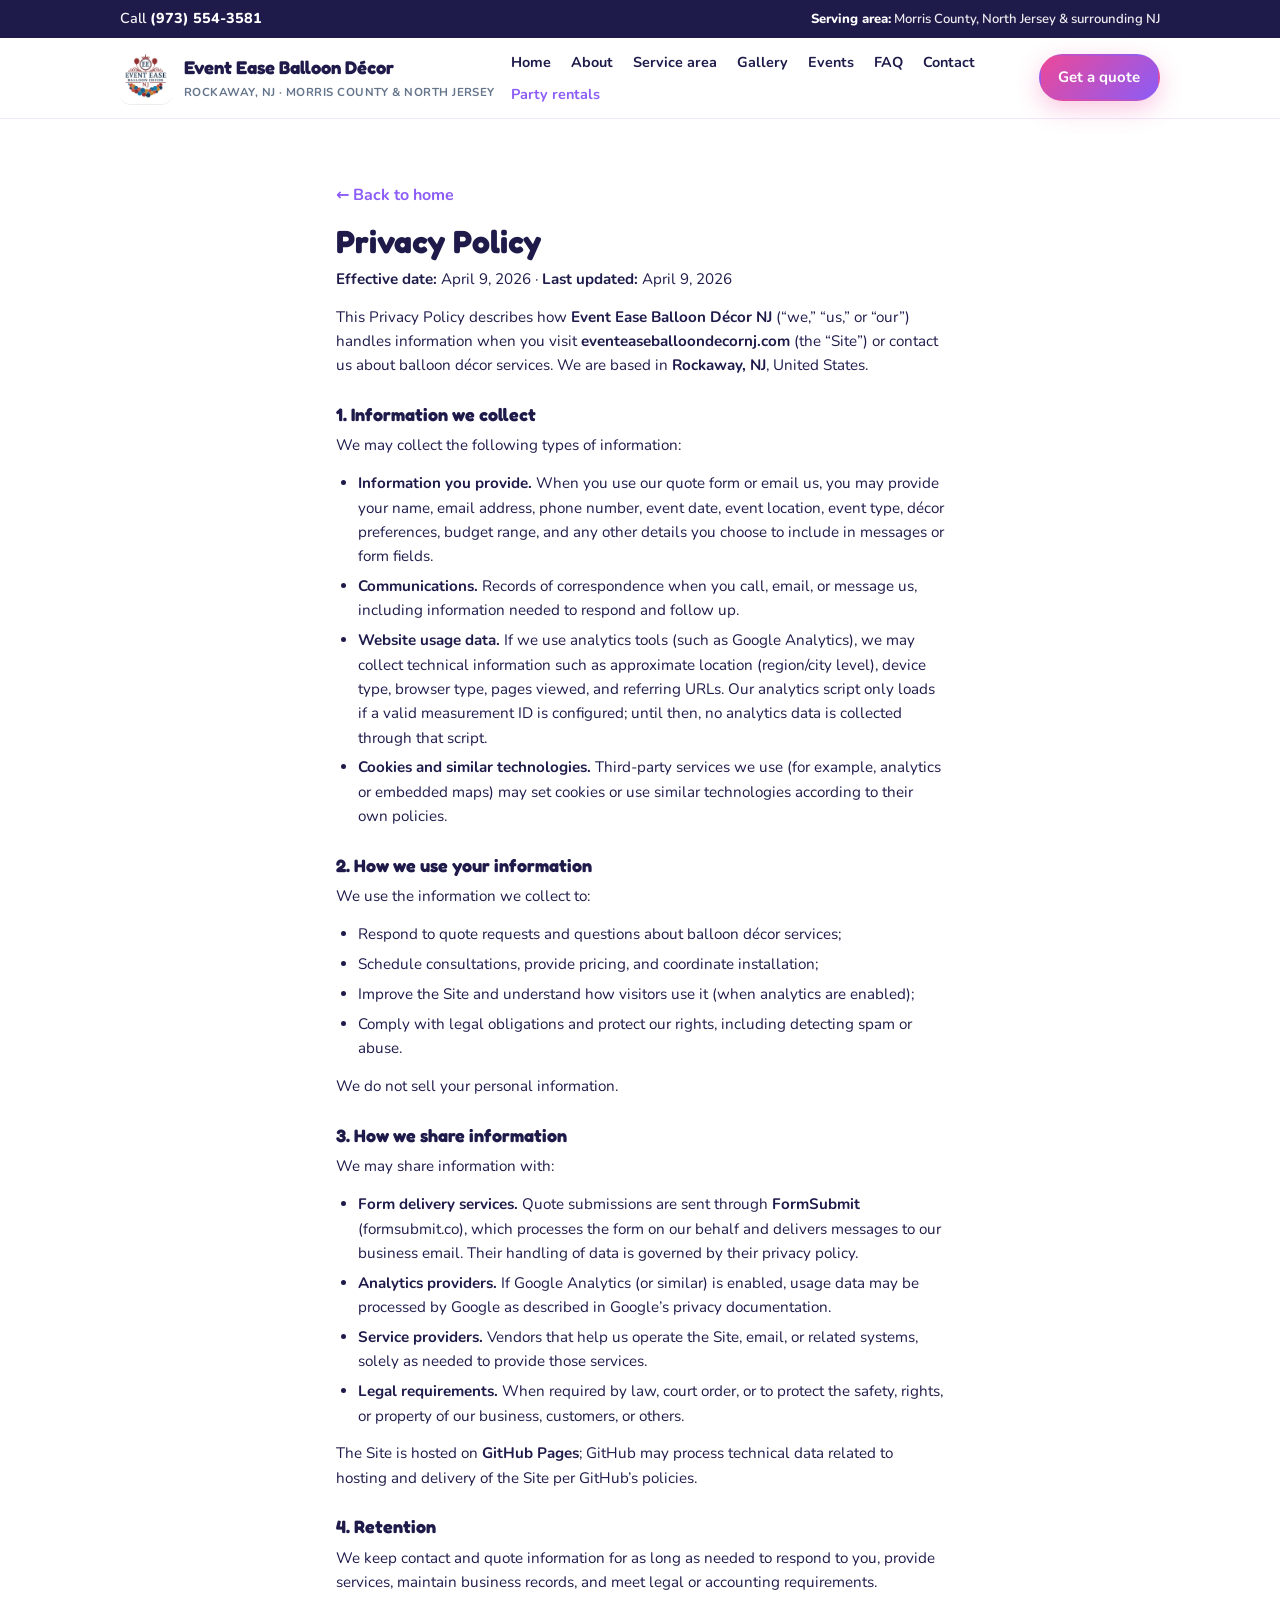
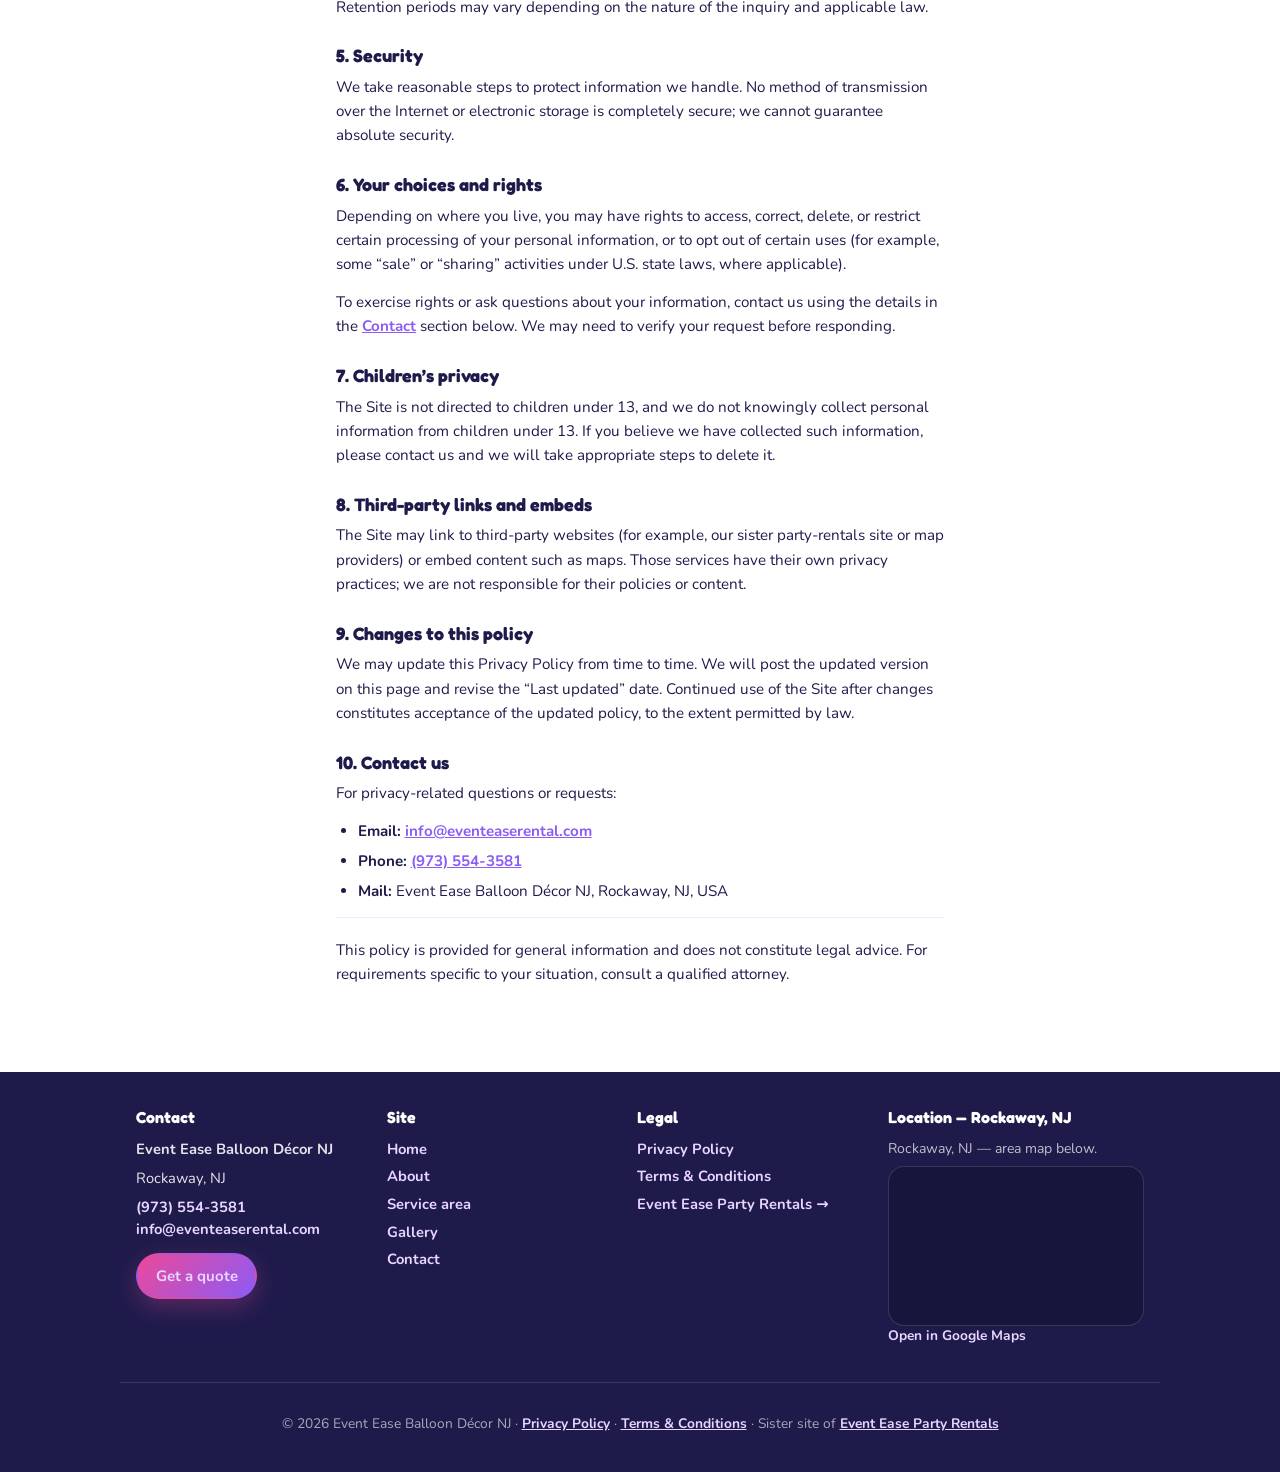
<file: privacy.html>
<!DOCTYPE html>
<html lang="en">
<head>
    <meta charset="UTF-8">
    <meta name="viewport" content="width=device-width, initial-scale=1.0, viewport-fit=cover">
    <title>Privacy Policy | Event Ease Balloon Décor NJ</title>
    <meta name="description" content="How Event Ease Balloon Décor NJ collects, uses, and protects information when you use eventeaseballoondecornj.com and our quote form (Morris County &amp; NJ area).">
    <link rel="canonical" href="https://eventeaseballoondecornj.com/privacy.html">
    <meta name="robots" content="index, follow">
    <meta name="theme-color" content="#8b5cf6">
    <link rel="icon" href="/images/logo.png" type="image/png" sizes="1024x1024">
    <link rel="apple-touch-icon" href="/images/logo.png">
    <link rel="preconnect" href="https://fonts.googleapis.com">
    <link rel="preconnect" href="https://fonts.gstatic.com" crossorigin>
    <link href="https://fonts.googleapis.com/css2?family=Fredoka:wght@400;500;600;700&family=Nunito:wght@400;500;600;700;800&display=swap" rel="stylesheet">
    <link rel="stylesheet" href="css/styles.css">
</head>
<body>
    <a class="skip-link" href="#main-content">Skip to main content</a>
    <div class="top-bar" role="region" aria-label="Contact and service area">
        <div class="container top-bar-inner">
            <span class="top-bar-call">Call <a href="tel:+19735543581">(973) 554-3581</a></span>
            <span class="top-bar-serving"><strong>Serving area:</strong> Morris County, North Jersey &amp; surrounding NJ</span>
        </div>
    </div>

    <header class="site-header">
        <div class="container header-inner">
            <a class="brand" href="/">
                <img class="brand-logo" src="/images/logo.png" width="52" height="52" alt="Event Ease Balloon Décor — Rockaway, Morris County &amp; North Jersey" decoding="async">
                <span class="brand-text">
                    <span class="brand-name">Event Ease Balloon Décor</span>
                    <span class="brand-tag">Rockaway, NJ · Morris County &amp; North Jersey</span>
                </span>
            </a>
            <input type="checkbox" id="nav-toggle" class="nav-toggle" tabindex="-1">
            <label for="nav-toggle" class="nav-burger" aria-label="Open menu"><span></span></label>
            <nav class="primary-nav" id="primary-nav" aria-label="Primary">
                <ul class="nav-list">
                    <li><a href="/">Home</a></li>
                    <li><a href="/#about">About</a></li>
                    <li><a href="/#service-area">Service area</a></li>
                    <li><a href="/#gallery">Gallery</a></li>
                    <li><a href="/#events">Events</a></li>
                    <li><a href="/#faq">FAQ</a></li>
                    <li><a href="/#contact-form">Contact</a></li>
                    <li class="nav-list-external"><a href="https://eventeaserental.com/" target="_blank" rel="noopener noreferrer">Party rentals</a></li>
                </ul>
            </nav>
            <div class="header-cta-row">
                <a class="btn btn-primary" href="/#contact-form">Get a quote</a>
            </div>
        </div>
    </header>

    <main id="main-content" class="legal-page-main">
        <div class="container container-narrow">
            <p class="legal-back"><a href="/">← Back to home</a></p>
            <article class="legal-prose">
                <h1>Privacy Policy</h1>
                <p class="legal-updated"><strong>Effective date:</strong> April 9, 2026 · <strong>Last updated:</strong> April 9, 2026</p>

                <p>This Privacy Policy describes how <strong>Event Ease Balloon Décor NJ</strong> (“we,” “us,” or “our”) handles information when you visit <strong>eventeaseballoondecornj.com</strong> (the “Site”) or contact us about balloon décor services. We are based in <strong>Rockaway, NJ</strong>, United States.</p>

                <h2 id="collect">1. Information we collect</h2>
                <p>We may collect the following types of information:</p>
                <ul>
                    <li><strong>Information you provide.</strong> When you use our quote form or email us, you may provide your name, email address, phone number, event date, event location, event type, décor preferences, budget range, and any other details you choose to include in messages or form fields.</li>
                    <li><strong>Communications.</strong> Records of correspondence when you call, email, or message us, including information needed to respond and follow up.</li>
                    <li><strong>Website usage data.</strong> If we use analytics tools (such as Google Analytics), we may collect technical information such as approximate location (region/city level), device type, browser type, pages viewed, and referring URLs. Our analytics script only loads if a valid measurement ID is configured; until then, no analytics data is collected through that script.</li>
                    <li><strong>Cookies and similar technologies.</strong> Third-party services we use (for example, analytics or embedded maps) may set cookies or use similar technologies according to their own policies.</li>
                </ul>

                <h2 id="use">2. How we use your information</h2>
                <p>We use the information we collect to:</p>
                <ul>
                    <li>Respond to quote requests and questions about balloon décor services;</li>
                    <li>Schedule consultations, provide pricing, and coordinate installation;</li>
                    <li>Improve the Site and understand how visitors use it (when analytics are enabled);</li>
                    <li>Comply with legal obligations and protect our rights, including detecting spam or abuse.</li>
                </ul>
                <p>We do not sell your personal information.</p>

                <h2 id="share">3. How we share information</h2>
                <p>We may share information with:</p>
                <ul>
                    <li><strong>Form delivery services.</strong> Quote submissions are sent through <strong>FormSubmit</strong> (formsubmit.co), which processes the form on our behalf and delivers messages to our business email. Their handling of data is governed by their privacy policy.</li>
                    <li><strong>Analytics providers.</strong> If Google Analytics (or similar) is enabled, usage data may be processed by Google as described in Google’s privacy documentation.</li>
                    <li><strong>Service providers.</strong> Vendors that help us operate the Site, email, or related systems, solely as needed to provide those services.</li>
                    <li><strong>Legal requirements.</strong> When required by law, court order, or to protect the safety, rights, or property of our business, customers, or others.</li>
                </ul>
                <p>The Site is hosted on <strong>GitHub Pages</strong>; GitHub may process technical data related to hosting and delivery of the Site per GitHub’s policies.</p>

                <h2 id="retention">4. Retention</h2>
                <p>We keep contact and quote information for as long as needed to respond to you, provide services, maintain business records, and meet legal or accounting requirements. Retention periods may vary depending on the nature of the inquiry and applicable law.</p>

                <h2 id="security">5. Security</h2>
                <p>We take reasonable steps to protect information we handle. No method of transmission over the Internet or electronic storage is completely secure; we cannot guarantee absolute security.</p>

                <h2 id="rights">6. Your choices and rights</h2>
                <p>Depending on where you live, you may have rights to access, correct, delete, or restrict certain processing of your personal information, or to opt out of certain uses (for example, some “sale” or “sharing” activities under U.S. state laws, where applicable).</p>
                <p>To exercise rights or ask questions about your information, contact us using the details in the <a href="#contact">Contact</a> section below. We may need to verify your request before responding.</p>

                <h2 id="children">7. Children’s privacy</h2>
                <p>The Site is not directed to children under 13, and we do not knowingly collect personal information from children under 13. If you believe we have collected such information, please contact us and we will take appropriate steps to delete it.</p>

                <h2 id="links">8. Third-party links and embeds</h2>
                <p>The Site may link to third-party websites (for example, our sister party-rentals site or map providers) or embed content such as maps. Those services have their own privacy practices; we are not responsible for their policies or content.</p>

                <h2 id="changes">9. Changes to this policy</h2>
                <p>We may update this Privacy Policy from time to time. We will post the updated version on this page and revise the “Last updated” date. Continued use of the Site after changes constitutes acceptance of the updated policy, to the extent permitted by law.</p>

                <h2 id="contact">10. Contact us</h2>
                <p>For privacy-related questions or requests:</p>
                <ul>
                    <li><strong>Email:</strong> <a href="mailto:info@eventeaserental.com">info@eventeaserental.com</a></li>
                    <li><strong>Phone:</strong> <a href="tel:+19735543581">(973) 554-3581</a></li>
                    <li><strong>Mail:</strong> Event Ease Balloon Décor NJ, Rockaway, NJ, USA</li>
                </ul>

                <p class="legal-disclaimer">This policy is provided for general information and does not constitute legal advice. For requirements specific to your situation, consult a qualified attorney.</p>
            </article>
        </div>
    </main>

    <footer class="site-footer">
        <div class="container footer-grid">
            <div class="footer-col">
                <h3 class="footer-heading">Contact</h3>
                <p><strong>Event Ease Balloon Décor NJ</strong></p>
                <p>Rockaway, NJ</p>
                <p><a href="tel:+19735543581">(973) 554-3581</a><br><a href="mailto:info@eventeaserental.com">info@eventeaserental.com</a></p>
                <p><a class="btn btn-primary" href="/#contact-form">Get a quote</a></p>
            </div>
            <div class="footer-col">
                <h3 class="footer-heading">Site</h3>
                <ul class="footer-links">
                    <li><a href="/">Home</a></li>
                    <li><a href="/#about">About</a></li>
                    <li><a href="/#service-area">Service area</a></li>
                    <li><a href="/#gallery">Gallery</a></li>
                    <li><a href="/#contact-form">Contact</a></li>
                </ul>
            </div>
            <div class="footer-col">
                <h3 class="footer-heading">Legal</h3>
                <ul class="footer-links">
                    <li><a href="/privacy.html" aria-current="page">Privacy Policy</a></li>
                    <li><a href="/terms.html">Terms &amp; Conditions</a></li>
                </ul>
                <p><a href="https://eventeaserental.com/" target="_blank" rel="noopener noreferrer">Event Ease Party Rentals →</a></p>
            </div>
            <div class="footer-col footer-col-map">
                <h3 class="footer-heading">Location — Rockaway, NJ</h3>
                <p class="footer-map-lead">Rockaway, NJ — area map below.</p>
                <div class="footer-map-wrap">
                    <iframe class="footer-map-frame" title="Map: Rockaway, New Jersey" loading="lazy" referrerpolicy="no-referrer-when-downgrade" allowfullscreen src="https://www.google.com/maps?q=Rockaway%2C+NJ&amp;hl=en&amp;z=12&amp;output=embed"></iframe>
                </div>
                <p class="footer-map-links"><a href="https://www.google.com/maps/search/?api=1&amp;query=Rockaway%2C+NJ" target="_blank" rel="noopener noreferrer">Open in Google Maps</a></p>
            </div>
        </div>
        <div class="container footer-bottom">
            <p>© <span id="y"></span> Event Ease Balloon Décor NJ · <a href="/privacy.html">Privacy Policy</a> · <a href="/terms.html">Terms &amp; Conditions</a> · Sister site of <a href="https://eventeaserental.com/" target="_blank" rel="noopener noreferrer">Event Ease Party Rentals</a></p>
        </div>
    </footer>

    <script src="js/ga.js"></script>
    <script>
        document.getElementById('y').textContent = new Date().getFullYear();
        (function () {
            var toggle = document.getElementById('nav-toggle');
            if (toggle) {
                document.querySelectorAll('.nav-list a').forEach(function (a) {
                    a.addEventListener('click', function () {
                        toggle.checked = false;
                    });
                });
            }
        })();
    </script>
</body>
</html>
</file>
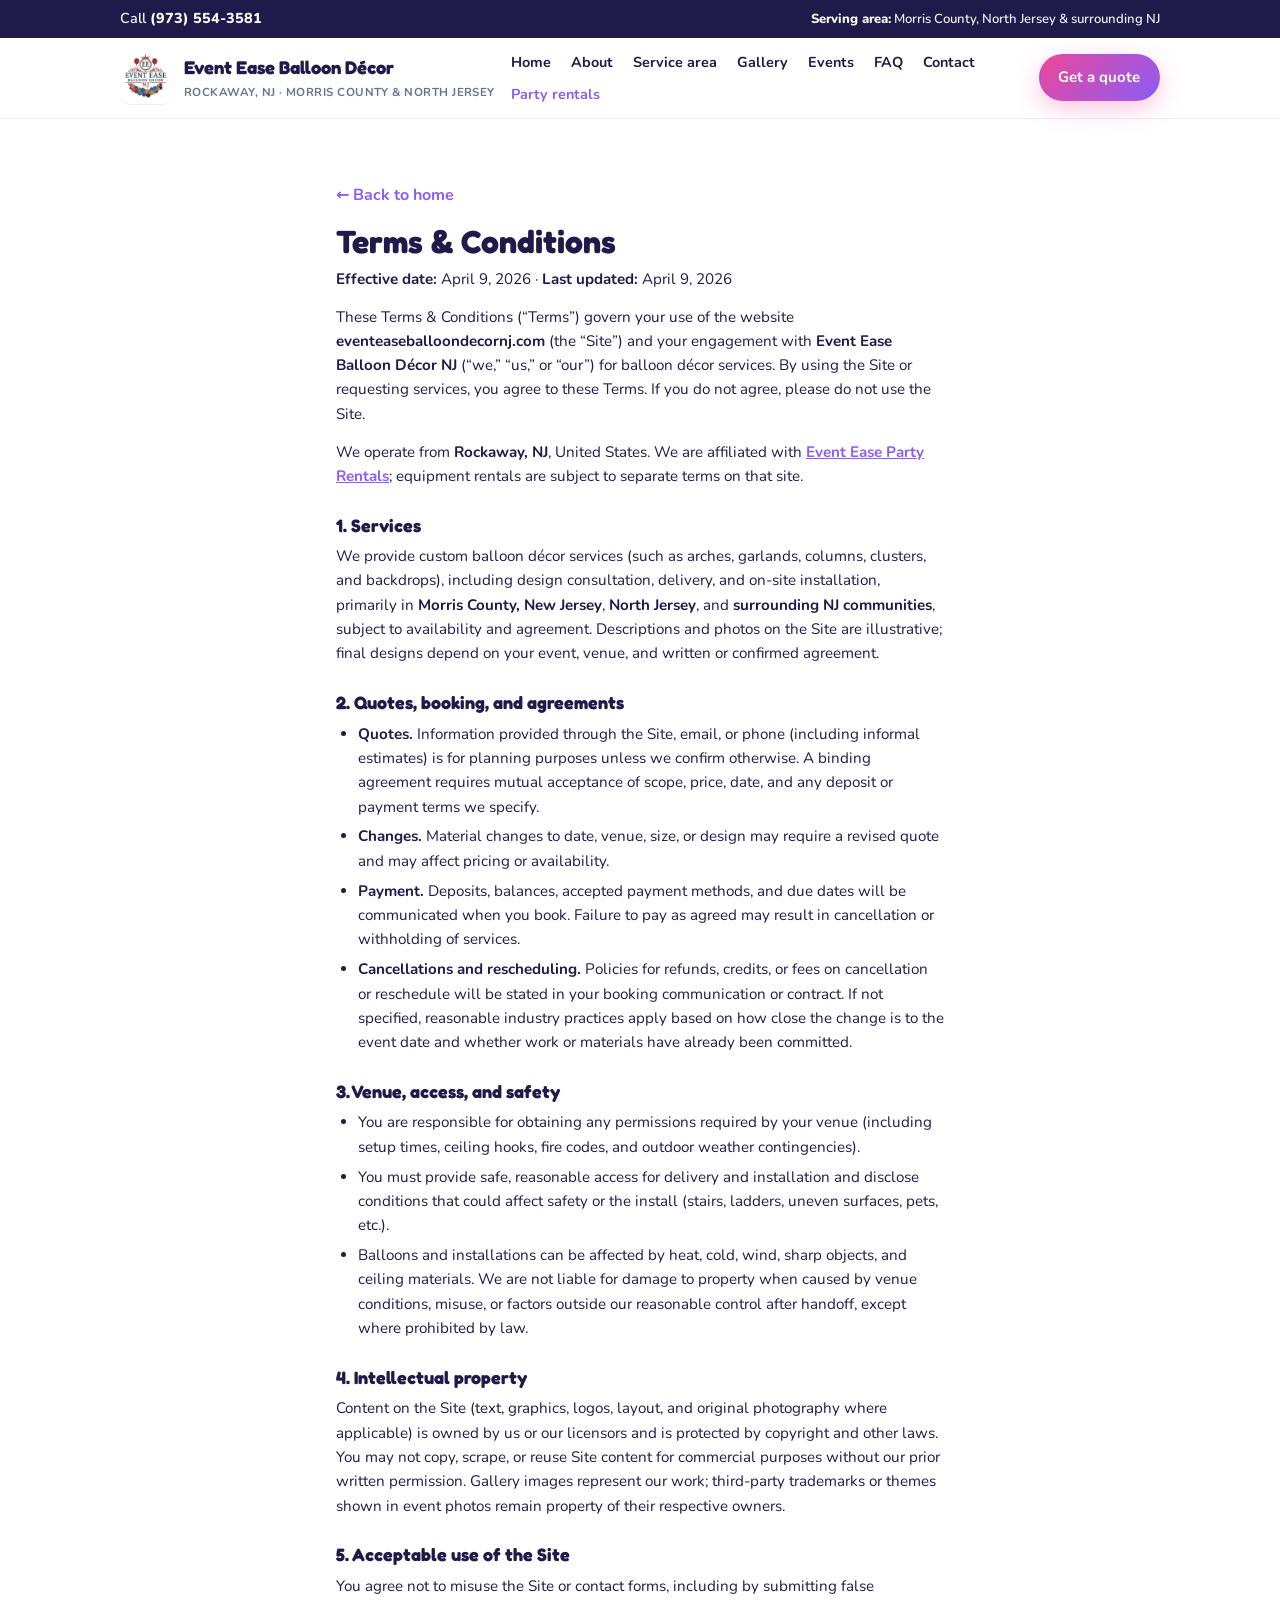
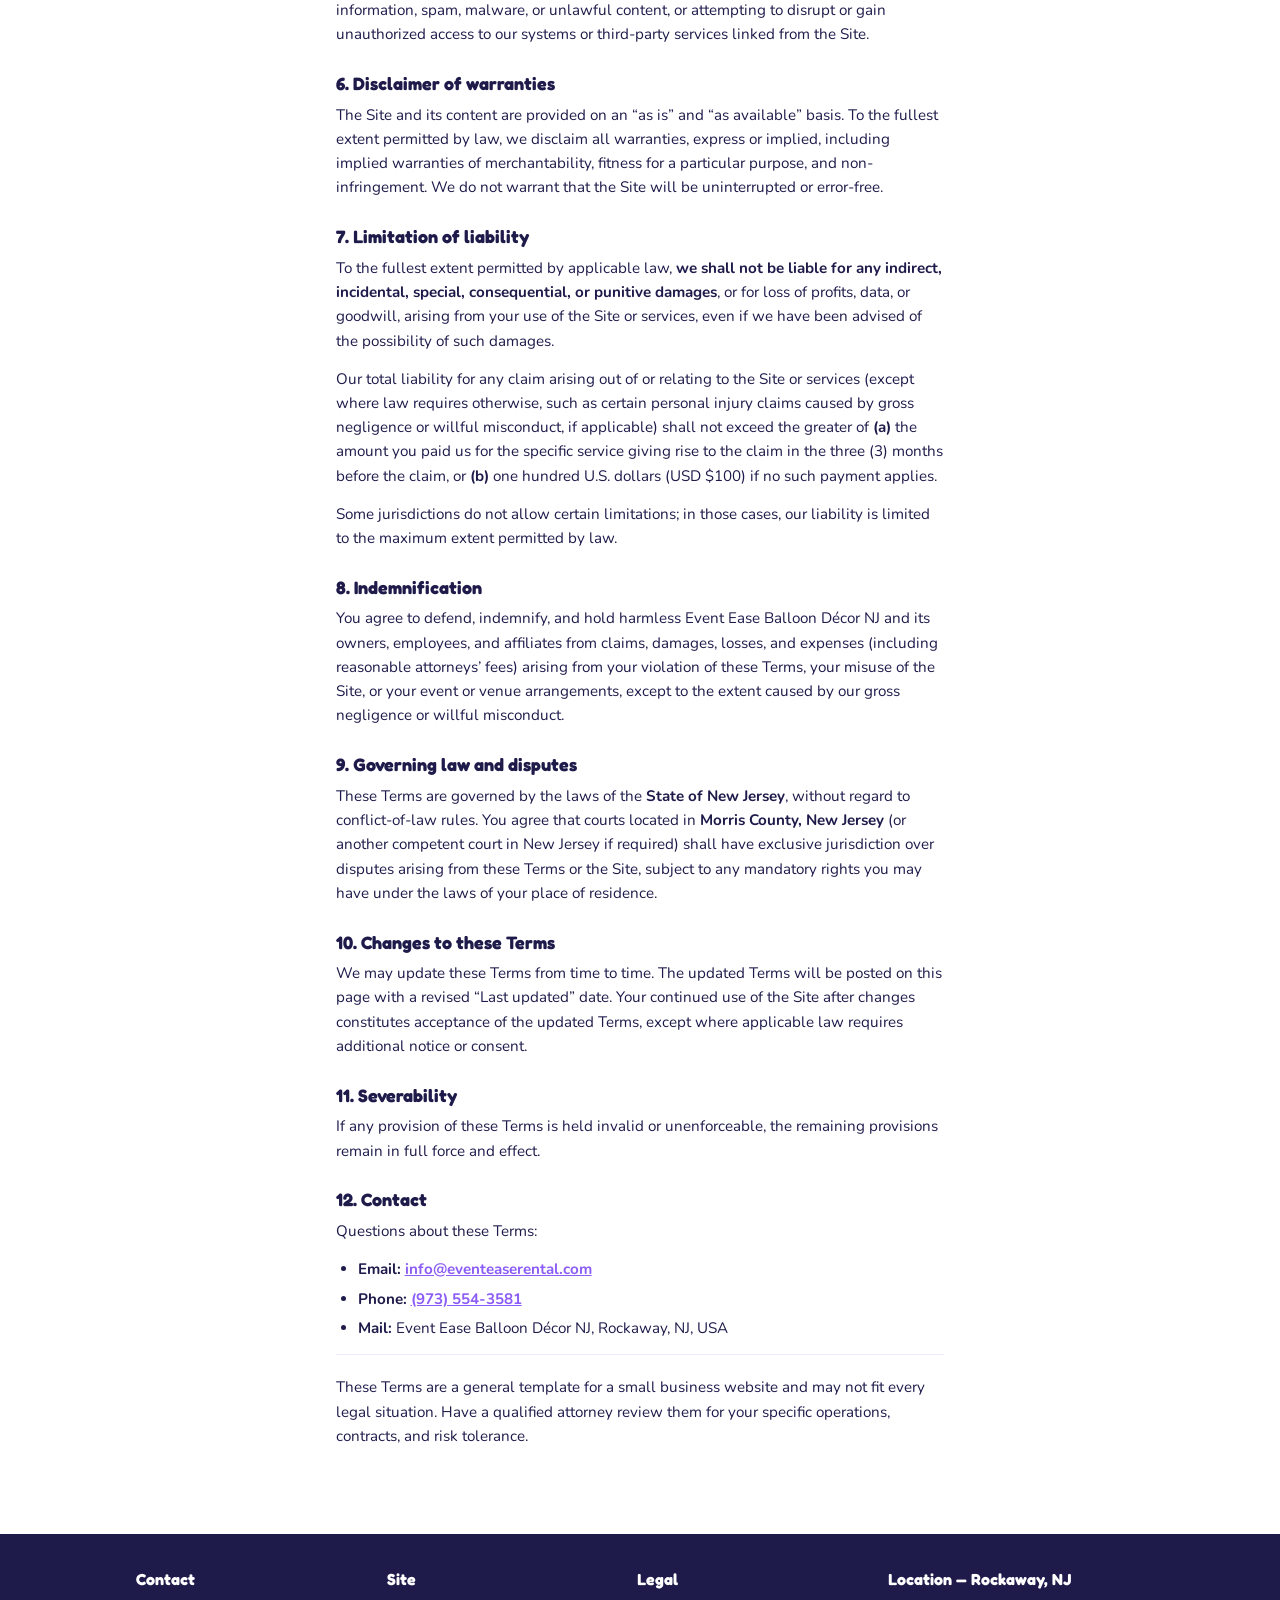
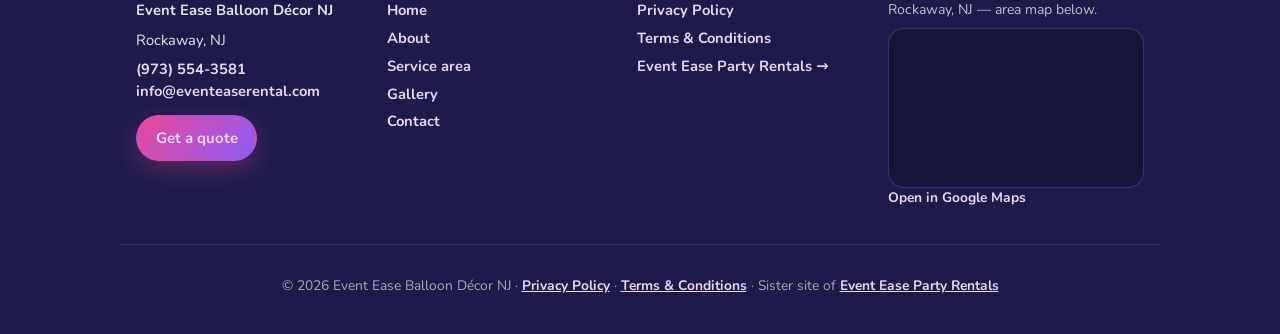
<file: terms.html>
<!DOCTYPE html>
<html lang="en">
<head>
    <meta charset="UTF-8">
    <meta name="viewport" content="width=device-width, initial-scale=1.0, viewport-fit=cover">
    <title>Terms &amp; Conditions | Event Ease Balloon Décor NJ</title>
    <meta name="description" content="Terms for eventeaseballoondecornj.com and balloon décor services in Morris County, North Jersey, and the NJ area — Event Ease Balloon Décor NJ.">
    <link rel="canonical" href="https://eventeaseballoondecornj.com/terms.html">
    <meta name="robots" content="index, follow">
    <meta name="theme-color" content="#8b5cf6">
    <link rel="icon" href="/images/logo.png" type="image/png" sizes="1024x1024">
    <link rel="apple-touch-icon" href="/images/logo.png">
    <link rel="preconnect" href="https://fonts.googleapis.com">
    <link rel="preconnect" href="https://fonts.gstatic.com" crossorigin>
    <link href="https://fonts.googleapis.com/css2?family=Fredoka:wght@400;500;600;700&family=Nunito:wght@400;500;600;700;800&display=swap" rel="stylesheet">
    <link rel="stylesheet" href="css/styles.css">
</head>
<body>
    <a class="skip-link" href="#main-content">Skip to main content</a>
    <div class="top-bar" role="region" aria-label="Contact and service area">
        <div class="container top-bar-inner">
            <span class="top-bar-call">Call <a href="tel:+19735543581">(973) 554-3581</a></span>
            <span class="top-bar-serving"><strong>Serving area:</strong> Morris County, North Jersey &amp; surrounding NJ</span>
        </div>
    </div>

    <header class="site-header">
        <div class="container header-inner">
            <a class="brand" href="/">
                <img class="brand-logo" src="/images/logo.png" width="52" height="52" alt="Event Ease Balloon Décor — Rockaway, Morris County &amp; North Jersey" decoding="async">
                <span class="brand-text">
                    <span class="brand-name">Event Ease Balloon Décor</span>
                    <span class="brand-tag">Rockaway, NJ · Morris County &amp; North Jersey</span>
                </span>
            </a>
            <input type="checkbox" id="nav-toggle" class="nav-toggle" tabindex="-1">
            <label for="nav-toggle" class="nav-burger" aria-label="Open menu"><span></span></label>
            <nav class="primary-nav" id="primary-nav" aria-label="Primary">
                <ul class="nav-list">
                    <li><a href="/">Home</a></li>
                    <li><a href="/#about">About</a></li>
                    <li><a href="/#service-area">Service area</a></li>
                    <li><a href="/#gallery">Gallery</a></li>
                    <li><a href="/#events">Events</a></li>
                    <li><a href="/#faq">FAQ</a></li>
                    <li><a href="/#contact-form">Contact</a></li>
                    <li class="nav-list-external"><a href="https://eventeaserental.com/" target="_blank" rel="noopener noreferrer">Party rentals</a></li>
                </ul>
            </nav>
            <div class="header-cta-row">
                <a class="btn btn-primary" href="/#contact-form">Get a quote</a>
            </div>
        </div>
    </header>

    <main id="main-content" class="legal-page-main">
        <div class="container container-narrow">
            <p class="legal-back"><a href="/">← Back to home</a></p>
            <article class="legal-prose">
                <h1>Terms &amp; Conditions</h1>
                <p class="legal-updated"><strong>Effective date:</strong> April 9, 2026 · <strong>Last updated:</strong> April 9, 2026</p>

                <p>These Terms &amp; Conditions (“Terms”) govern your use of the website <strong>eventeaseballoondecornj.com</strong> (the “Site”) and your engagement with <strong>Event Ease Balloon Décor NJ</strong> (“we,” “us,” or “our”) for balloon décor services. By using the Site or requesting services, you agree to these Terms. If you do not agree, please do not use the Site.</p>
                <p>We operate from <strong>Rockaway, NJ</strong>, United States. We are affiliated with <a href="https://eventeaserental.com/" target="_blank" rel="noopener noreferrer">Event Ease Party Rentals</a>; equipment rentals are subject to separate terms on that site.</p>

                <h2 id="services">1. Services</h2>
                <p>We provide custom balloon décor services (such as arches, garlands, columns, clusters, and backdrops), including design consultation, delivery, and on-site installation, primarily in <strong>Morris County, New Jersey</strong>, <strong>North Jersey</strong>, and <strong>surrounding NJ communities</strong>, subject to availability and agreement. Descriptions and photos on the Site are illustrative; final designs depend on your event, venue, and written or confirmed agreement.</p>

                <h2 id="quotes">2. Quotes, booking, and agreements</h2>
                <ul>
                    <li><strong>Quotes.</strong> Information provided through the Site, email, or phone (including informal estimates) is for planning purposes unless we confirm otherwise. A binding agreement requires mutual acceptance of scope, price, date, and any deposit or payment terms we specify.</li>
                    <li><strong>Changes.</strong> Material changes to date, venue, size, or design may require a revised quote and may affect pricing or availability.</li>
                    <li><strong>Payment.</strong> Deposits, balances, accepted payment methods, and due dates will be communicated when you book. Failure to pay as agreed may result in cancellation or withholding of services.</li>
                    <li><strong>Cancellations and rescheduling.</strong> Policies for refunds, credits, or fees on cancellation or reschedule will be stated in your booking communication or contract. If not specified, reasonable industry practices apply based on how close the change is to the event date and whether work or materials have already been committed.</li>
                </ul>

                <h2 id="venue">3. Venue, access, and safety</h2>
                <ul>
                    <li>You are responsible for obtaining any permissions required by your venue (including setup times, ceiling hooks, fire codes, and outdoor weather contingencies).</li>
                    <li>You must provide safe, reasonable access for delivery and installation and disclose conditions that could affect safety or the install (stairs, ladders, uneven surfaces, pets, etc.).</li>
                    <li>Balloons and installations can be affected by heat, cold, wind, sharp objects, and ceiling materials. We are not liable for damage to property when caused by venue conditions, misuse, or factors outside our reasonable control after handoff, except where prohibited by law.</li>
                </ul>

                <h2 id="ip">4. Intellectual property</h2>
                <p>Content on the Site (text, graphics, logos, layout, and original photography where applicable) is owned by us or our licensors and is protected by copyright and other laws. You may not copy, scrape, or reuse Site content for commercial purposes without our prior written permission. Gallery images represent our work; third-party trademarks or themes shown in event photos remain property of their respective owners.</p>

                <h2 id="site-use">5. Acceptable use of the Site</h2>
                <p>You agree not to misuse the Site or contact forms, including by submitting false information, spam, malware, or unlawful content, or attempting to disrupt or gain unauthorized access to our systems or third-party services linked from the Site.</p>

                <h2 id="disclaimer">6. Disclaimer of warranties</h2>
                <p>The Site and its content are provided on an “as is” and “as available” basis. To the fullest extent permitted by law, we disclaim all warranties, express or implied, including implied warranties of merchantability, fitness for a particular purpose, and non-infringement. We do not warrant that the Site will be uninterrupted or error-free.</p>

                <h2 id="liability">7. Limitation of liability</h2>
                <p>To the fullest extent permitted by applicable law, <strong>we shall not be liable for any indirect, incidental, special, consequential, or punitive damages</strong>, or for loss of profits, data, or goodwill, arising from your use of the Site or services, even if we have been advised of the possibility of such damages.</p>
                <p>Our total liability for any claim arising out of or relating to the Site or services (except where law requires otherwise, such as certain personal injury claims caused by gross negligence or willful misconduct, if applicable) shall not exceed the greater of <strong>(a)</strong> the amount you paid us for the specific service giving rise to the claim in the three (3) months before the claim, or <strong>(b)</strong> one hundred U.S. dollars (USD $100) if no such payment applies.</p>
                <p>Some jurisdictions do not allow certain limitations; in those cases, our liability is limited to the maximum extent permitted by law.</p>

                <h2 id="indemnity">8. Indemnification</h2>
                <p>You agree to defend, indemnify, and hold harmless Event Ease Balloon Décor NJ and its owners, employees, and affiliates from claims, damages, losses, and expenses (including reasonable attorneys’ fees) arising from your violation of these Terms, your misuse of the Site, or your event or venue arrangements, except to the extent caused by our gross negligence or willful misconduct.</p>

                <h2 id="law">9. Governing law and disputes</h2>
                <p>These Terms are governed by the laws of the <strong>State of New Jersey</strong>, without regard to conflict-of-law rules. You agree that courts located in <strong>Morris County, New Jersey</strong> (or another competent court in New Jersey if required) shall have exclusive jurisdiction over disputes arising from these Terms or the Site, subject to any mandatory rights you may have under the laws of your place of residence.</p>

                <h2 id="changes-terms">10. Changes to these Terms</h2>
                <p>We may update these Terms from time to time. The updated Terms will be posted on this page with a revised “Last updated” date. Your continued use of the Site after changes constitutes acceptance of the updated Terms, except where applicable law requires additional notice or consent.</p>

                <h2 id="severability">11. Severability</h2>
                <p>If any provision of these Terms is held invalid or unenforceable, the remaining provisions remain in full force and effect.</p>

                <h2 id="contact-terms">12. Contact</h2>
                <p>Questions about these Terms:</p>
                <ul>
                    <li><strong>Email:</strong> <a href="mailto:info@eventeaserental.com">info@eventeaserental.com</a></li>
                    <li><strong>Phone:</strong> <a href="tel:+19735543581">(973) 554-3581</a></li>
                    <li><strong>Mail:</strong> Event Ease Balloon Décor NJ, Rockaway, NJ, USA</li>
                </ul>

                <p class="legal-disclaimer">These Terms are a general template for a small business website and may not fit every legal situation. Have a qualified attorney review them for your specific operations, contracts, and risk tolerance.</p>
            </article>
        </div>
    </main>

    <footer class="site-footer">
        <div class="container footer-grid">
            <div class="footer-col">
                <h3 class="footer-heading">Contact</h3>
                <p><strong>Event Ease Balloon Décor NJ</strong></p>
                <p>Rockaway, NJ</p>
                <p><a href="tel:+19735543581">(973) 554-3581</a><br><a href="mailto:info@eventeaserental.com">info@eventeaserental.com</a></p>
                <p><a class="btn btn-primary" href="/#contact-form">Get a quote</a></p>
            </div>
            <div class="footer-col">
                <h3 class="footer-heading">Site</h3>
                <ul class="footer-links">
                    <li><a href="/">Home</a></li>
                    <li><a href="/#about">About</a></li>
                    <li><a href="/#service-area">Service area</a></li>
                    <li><a href="/#gallery">Gallery</a></li>
                    <li><a href="/#contact-form">Contact</a></li>
                </ul>
            </div>
            <div class="footer-col">
                <h3 class="footer-heading">Legal</h3>
                <ul class="footer-links">
                    <li><a href="/privacy.html">Privacy Policy</a></li>
                    <li><a href="/terms.html" aria-current="page">Terms &amp; Conditions</a></li>
                </ul>
                <p><a href="https://eventeaserental.com/" target="_blank" rel="noopener noreferrer">Event Ease Party Rentals →</a></p>
            </div>
            <div class="footer-col footer-col-map">
                <h3 class="footer-heading">Location — Rockaway, NJ</h3>
                <p class="footer-map-lead">Rockaway, NJ — area map below.</p>
                <div class="footer-map-wrap">
                    <iframe class="footer-map-frame" title="Map: Rockaway, New Jersey" loading="lazy" referrerpolicy="no-referrer-when-downgrade" allowfullscreen src="https://www.google.com/maps?q=Rockaway%2C+NJ&amp;hl=en&amp;z=12&amp;output=embed"></iframe>
                </div>
                <p class="footer-map-links"><a href="https://www.google.com/maps/search/?api=1&amp;query=Rockaway%2C+NJ" target="_blank" rel="noopener noreferrer">Open in Google Maps</a></p>
            </div>
        </div>
        <div class="container footer-bottom">
            <p>© <span id="y"></span> Event Ease Balloon Décor NJ · <a href="/privacy.html">Privacy Policy</a> · <a href="/terms.html">Terms &amp; Conditions</a> · Sister site of <a href="https://eventeaserental.com/" target="_blank" rel="noopener noreferrer">Event Ease Party Rentals</a></p>
        </div>
    </footer>

    <script src="js/ga.js"></script>
    <script>
        document.getElementById('y').textContent = new Date().getFullYear();
        (function () {
            var toggle = document.getElementById('nav-toggle');
            if (toggle) {
                document.querySelectorAll('.nav-list a').forEach(function (a) {
                    a.addEventListener('click', function () {
                        toggle.checked = false;
                    });
                });
            }
        })();
    </script>
</body>
</html>
</file>
<file: css/styles.css>
:root {
  --ink: #1e1b4b;
  --muted: #64748b;
  --pink: #ec4899;
  --purple: #8b5cf6;
  --sky: #38bdf8;
  --cream: #fff7ed;
  --white: #ffffff;
  --radius: 1rem;
  --shadow: 0 14px 40px rgba(30, 27, 75, 0.1);
  --section-y: clamp(2.75rem, 5vw, 4rem);
  --border-soft: rgba(139, 92, 246, 0.14);
  --lightbox-w: min(88vw, 900px);
  --lightbox-h: min(70vh, 640px);
}

@supports (height: 100dvh) {
  :root {
    --lightbox-h: min(70dvh, 640px);
  }
}

*,
*::before,
*::after {
  box-sizing: border-box;
}

html {
  scroll-behavior: smooth;
  -webkit-text-size-adjust: 100%;
  text-size-adjust: 100%;
}

@media (prefers-reduced-motion: reduce) {
  html {
    scroll-behavior: auto;
  }

  .btn:active {
    transform: none;
  }
}

.skip-link {
  position: absolute;
  left: -9999px;
  top: 0.75rem;
  z-index: 100;
  padding: 0.5rem 1rem;
  background: var(--ink);
  color: var(--white);
  font-weight: 700;
  border-radius: 8px;
  text-decoration: none;
}

.skip-link:focus {
  left: 0.75rem;
  outline: 2px solid var(--sky);
  outline-offset: 2px;
}

body {
  margin: 0;
  font-family: "Nunito", system-ui, sans-serif;
  color: var(--ink);
  background: var(--white);
  min-height: 100vh;
  min-height: 100dvh;
  line-height: 1.5;
  overflow-x: hidden;
  touch-action: manipulation;
}

h1, h2, h3 {
  font-family: "Fredoka", system-ui, sans-serif;
  font-weight: 700;
  line-height: 1.2;
}

a {
  color: var(--purple);
}

.container {
  width: min(1040px, 100%);
  margin-inline: auto;
  padding-inline: max(1rem, env(safe-area-inset-left, 0px)) max(1rem, env(safe-area-inset-right, 0px));
  box-sizing: border-box;
}

.container-narrow {
  width: min(640px, 100%);
  box-sizing: border-box;
}

/* Top bar */
.top-bar {
  background: var(--ink);
  color: rgba(255, 255, 255, 0.95);
  font-size: 0.9rem;
  font-weight: 600;
}

.top-bar-inner {
  display: flex;
  flex-wrap: wrap;
  align-items: center;
  justify-content: space-between;
  gap: 0.5rem 1rem;
  padding: 0.5rem 0;
  padding-top: max(0.5rem, env(safe-area-inset-top, 0px));
}

.top-bar-call a {
  color: #fff;
  font-weight: 800;
  text-decoration: none;
}

.top-bar-call a:hover {
  text-decoration: underline;
}

.top-bar-serving {
  font-size: 0.82rem;
  font-weight: 600;
  line-height: 1.4;
  color: rgba(255, 255, 255, 0.92);
  text-align: right;
  max-width: 26rem;
}

.top-bar-serving strong {
  color: #fff;
  font-weight: 800;
}

/* Header */
.site-header {
  position: sticky;
  top: 0;
  z-index: 50;
  background: rgba(255, 255, 255, 0.97);
  backdrop-filter: blur(10px);
  border-bottom: 1px solid var(--border-soft);
}

.header-inner {
  position: relative;
  display: flex;
  flex-wrap: wrap;
  align-items: center;
  justify-content: space-between;
  gap: 0.65rem 1rem;
  padding: 0.75rem 0;
}

.brand {
  display: flex;
  align-items: center;
  gap: 0.75rem;
  text-decoration: none;
  color: inherit;
  min-width: 0;
  order: 1;
}

.brand-logo {
  display: block;
  flex-shrink: 0;
  width: 52px;
  height: 52px;
  max-width: 52px;
  max-height: 52px;
  object-fit: contain;
  border-radius: 10px;
  background: var(--white);
  box-shadow: 0 1px 0 rgba(30, 27, 75, 0.08);
}

.brand-text {
  display: flex;
  flex-direction: column;
  gap: 0.12rem;
  min-width: 0;
}

.brand-name {
  font-family: "Fredoka", system-ui, sans-serif;
  font-weight: 700;
  font-size: clamp(0.98rem, 2.2vw, 1.15rem);
  color: var(--ink);
}

.brand-tag {
  font-size: 0.72rem;
  font-weight: 700;
  color: var(--muted);
  text-transform: uppercase;
  letter-spacing: 0.04em;
}

.nav-toggle {
  position: absolute;
  left: -9999px;
  width: 1px;
  height: 1px;
  opacity: 0;
  pointer-events: none;
}

.nav-burger {
  display: none;
  order: 3;
  width: 44px;
  height: 44px;
  align-items: center;
  justify-content: center;
  border-radius: 10px;
  border: 2px solid var(--border-soft);
  background: var(--white);
  cursor: pointer;
  flex-shrink: 0;
}

.nav-burger span,
.nav-burger span::before,
.nav-burger span::after {
  display: block;
  width: 20px;
  height: 2px;
  background: var(--ink);
  position: relative;
}

.nav-burger span::before,
.nav-burger span::after {
  content: "";
  position: absolute;
  left: 0;
}

.nav-burger span::before {
  top: -6px;
}

.nav-burger span::after {
  top: 6px;
}

.primary-nav {
  order: 4;
  width: 100%;
}

.nav-list {
  list-style: none;
  margin: 0;
  padding: 0;
  display: flex;
  flex-wrap: wrap;
  align-items: center;
  gap: 0.5rem 1.25rem;
}

.nav-list a {
  font-weight: 700;
  font-size: 0.9rem;
  text-decoration: none;
  color: var(--ink);
}

.nav-list a:hover {
  color: var(--purple);
}

.nav-list a[aria-current="page"] {
  color: var(--purple);
  text-decoration: underline;
  text-underline-offset: 0.25em;
}

.nav-list-external a {
  color: var(--purple);
}

.header-cta-row {
  order: 2;
  flex-shrink: 0;
}

@media (max-width: 960px) {
  .brand {
    flex: 1;
    min-width: 0;
  }

  .nav-burger {
    display: flex;
  }

  .primary-nav {
    display: none;
    padding-top: 0.75rem;
    margin-top: 0.25rem;
    border-top: 1px solid var(--border-soft);
  }

  .nav-toggle:checked ~ .primary-nav {
    display: block;
  }

  .nav-list {
    flex-direction: column;
    align-items: stretch;
    gap: 0.15rem;
  }

  .nav-list a {
    display: flex;
    align-items: center;
    min-height: 44px;
    padding: 0.35rem 0;
    box-sizing: border-box;
  }

  .nav-list-external a {
    min-height: 44px;
  }

  .header-cta-row .btn {
    min-height: 44px;
    padding-inline: 1.15rem;
  }
}

@media (min-width: 961px) {
  .header-inner {
    flex-wrap: nowrap;
  }

  .primary-nav {
    order: 2;
    flex: 1;
    display: flex !important;
    justify-content: center;
    width: auto !important;
    padding: 0 !important;
    margin: 0 !important;
    border: none !important;
  }

  .header-cta-row {
    order: 3;
  }

  .nav-burger {
    display: none !important;
  }
}

.brand:focus-visible {
  outline: 3px solid var(--sky);
  outline-offset: 4px;
  border-radius: 12px;
}

/* Buttons */
.btn {
  display: inline-flex;
  align-items: center;
  justify-content: center;
  gap: 0.35rem;
  padding: 0.62rem 1.1rem;
  border-radius: 999px;
  font-weight: 700;
  font-size: 0.94rem;
  text-decoration: none;
  border: 2px solid transparent;
  cursor: pointer;
  transition: transform 0.15s ease, box-shadow 0.15s ease;
  font-family: inherit;
}

.btn:focus-visible {
  outline: 3px solid var(--sky);
  outline-offset: 2px;
}

.btn:active {
  transform: scale(0.98);
}

.btn-lg {
  padding: 0.8rem 1.4rem;
  font-size: 1rem;
}

.btn-primary {
  background: linear-gradient(135deg, var(--pink), var(--purple));
  color: var(--white);
  box-shadow: 0 8px 24px rgba(236, 72, 153, 0.3);
}

.btn-primary:hover {
  box-shadow: 0 10px 28px rgba(139, 92, 246, 0.35);
}

.btn-secondary {
  background: var(--white);
  color: var(--ink);
  border-color: var(--border-soft);
}

.btn-secondary:hover {
  border-color: var(--purple);
}

/* Service area (SEO) */
.service-area-band {
  padding: clamp(1.35rem, 3.5vw, 1.85rem) 0;
  background: linear-gradient(90deg, rgba(139, 92, 246, 0.09), rgba(56, 189, 248, 0.08));
  border-bottom: 1px solid var(--border-soft);
}

.service-area-heading {
  font-family: "Fredoka", system-ui, sans-serif;
  font-size: clamp(1.15rem, 2.8vw, 1.4rem);
  margin: 0 0 0.55rem;
  text-align: center;
  color: var(--ink);
}

.service-area-text {
  margin: 0 auto;
  text-align: center;
  max-width: 46rem;
  color: var(--muted);
  font-size: 1rem;
  line-height: 1.65;
}

.service-area-text strong {
  color: var(--ink);
}

/* Hero */
.hero {
  text-align: center;
  padding: var(--section-y) 0;
  background: linear-gradient(165deg, #fdf4ff 0%, #eff6ff 42%, #fff7ed 100%);
  border-bottom: 1px solid var(--border-soft);
}

.hero-inner {
  max-width: 40rem;
  margin: 0 auto;
}

.hero h1 {
  font-size: clamp(1.75rem, 4vw, 2.65rem);
  margin: 0 0 0.5rem;
}

.hero-kicker {
  font-family: "Fredoka", system-ui, sans-serif;
  font-size: 1.1rem;
  font-weight: 600;
  color: var(--purple);
  margin: 0 0 1.1rem;
}

.hero-lead {
  margin: 0 0 1.5rem;
  color: var(--muted);
  font-size: 1.05rem;
}

.hero-actions {
  display: flex;
  flex-wrap: wrap;
  gap: 0.75rem;
  justify-content: center;
}

/* Page sections — consistent rhythm */
.page-section {
  padding: var(--section-y) 0;
}

.page-section--tint {
  background: linear-gradient(180deg, rgba(253, 244, 255, 0.45) 0%, rgba(239, 246, 255, 0.35) 100%);
  border-top: 1px solid var(--border-soft);
  border-bottom: 1px solid var(--border-soft);
}

.section-head {
  text-align: center;
  max-width: 38rem;
  margin: 0 auto 2rem;
}

.section-head h2 {
  margin: 0 0 0.65rem;
  font-size: clamp(1.45rem, 3vw, 1.85rem);
}

.section-deck {
  margin: 0;
  color: var(--muted);
  font-size: 1.02rem;
  line-height: 1.6;
}

/* About + process */
.about-layout {
  display: grid;
  gap: 2rem;
  grid-template-columns: 1fr 1fr;
  align-items: start;
  max-width: 900px;
  margin: 0 auto;
}

@media (max-width: 768px) {
  .about-layout {
    grid-template-columns: 1fr;
  }
}

.about-main p {
  margin: 0 0 1rem;
  color: var(--muted);
  line-height: 1.65;
}

.about-main p:last-child {
  margin-bottom: 0;
}

.process-list {
  list-style: none;
  margin: 0;
  padding: 0;
  display: flex;
  flex-direction: column;
  gap: 0.85rem;
}

.process-item {
  display: flex;
  gap: 0.85rem;
  align-items: flex-start;
  padding: 1rem 1.1rem;
  background: var(--white);
  border-radius: var(--radius);
  border: 1px solid var(--border-soft);
  box-shadow: var(--shadow);
}

.process-num {
  flex-shrink: 0;
  width: 2rem;
  height: 2rem;
  border-radius: 50%;
  background: linear-gradient(135deg, var(--pink), var(--purple));
  color: var(--white);
  font-family: "Fredoka", system-ui, sans-serif;
  font-weight: 700;
  font-size: 0.9rem;
  display: grid;
  place-items: center;
}

.process-title {
  margin: 0 0 0.2rem;
  font-size: 1rem;
}

.process-text {
  margin: 0;
  font-size: 0.92rem;
  color: var(--muted);
  line-height: 1.5;
}

.sr-only {
  position: absolute;
  width: 1px;
  height: 1px;
  padding: 0;
  margin: -1px;
  overflow: hidden;
  clip: rect(0, 0, 0, 0);
  white-space: nowrap;
  border: 0;
}

/* Gallery */
.gallery-jump {
  display: flex;
  flex-wrap: wrap;
  align-items: center;
  justify-content: center;
  gap: 0.5rem;
  margin-top: 1.25rem;
}

.gallery-jump-link {
  display: inline-flex;
  align-items: center;
  justify-content: center;
  padding: 0.4rem 0.9rem;
  border-radius: 999px;
  font-weight: 700;
  font-size: 0.88rem;
  text-decoration: none;
  color: var(--ink);
  background: var(--white);
  border: 2px solid var(--border-soft);
}

.gallery-jump-link:hover {
  border-color: var(--purple);
  color: var(--purple);
}

.gallery-category {
  margin-bottom: 2.75rem;
}

.gallery-category:last-child {
  margin-bottom: 0;
}

.gallery-category-title {
  font-family: "Fredoka", system-ui, sans-serif;
  font-size: 1.35rem;
  font-weight: 700;
  margin: 0 0 1rem;
  padding-bottom: 0.5rem;
  border-bottom: 2px solid rgba(139, 92, 246, 0.25);
  color: var(--ink);
}

/* Gallery carousels — manual arrows + swipe/scroll */
.gallery-carousel {
  position: relative;
}

.gallery-carousel-arrow {
  position: absolute;
  top: 50%;
  transform: translateY(-50%);
  z-index: 2;
  width: 2.9rem;
  height: 2.9rem;
  border-radius: 50%;
  border: 1px solid rgba(255, 255, 255, 0.7);
  background: rgba(255, 255, 255, 0.85);
  backdrop-filter: blur(6px);
  -webkit-backdrop-filter: blur(6px);
  color: #5b21b6;
  font-size: 1.6rem;
  font-weight: 700;
  line-height: 1;
  display: inline-flex;
  align-items: center;
  justify-content: center;
  cursor: pointer;
  box-shadow: 0 10px 24px rgba(30, 27, 75, 0.18);
  transition: transform 0.2s ease, box-shadow 0.2s ease, background-color 0.2s ease;
}

.gallery-carousel-arrow[data-carousel-prev] {
  left: 0.5rem;
}

.gallery-carousel-arrow[data-carousel-next] {
  right: 0.5rem;
}

.gallery-carousel-arrow:hover {
  transform: translateY(-50%) scale(1.06);
  background: rgba(255, 255, 255, 0.96);
  box-shadow: 0 14px 28px rgba(30, 27, 75, 0.24);
}

.gallery-carousel-arrow:focus-visible {
  outline: 3px solid var(--sky);
  outline-offset: 2px;
}

.gallery-carousel-arrow:disabled {
  opacity: 0.4;
  cursor: not-allowed;
}

.gallery-carousel-viewport {
  overflow-x: auto;
  overflow-y: hidden;
  border-radius: var(--radius);
  scroll-snap-type: x mandatory;
  scrollbar-width: thin;
  scrollbar-color: rgba(139, 92, 246, 0.45) rgba(139, 92, 246, 0.14);
  padding-inline: 2.7rem;
}

.gallery-carousel-viewport:focus-visible {
  outline: 3px solid var(--sky);
  outline-offset: 2px;
}

.gallery-carousel-track {
  display: flex;
  flex-direction: row;
  gap: 1rem;
  width: max-content;
}

.gallery-carousel-slide {
  flex: 0 0 min(360px, calc((100vw - 13rem) / 3));
  min-width: 220px;
  max-width: 360px;
  scroll-snap-align: start;
}

@media (max-width: 768px) {
  .gallery-carousel-arrow {
    width: 2.5rem;
    height: 2.5rem;
    font-size: 1.45rem;
  }

  .gallery-carousel-arrow[data-carousel-prev] {
    left: 0.4rem;
  }

  .gallery-carousel-arrow[data-carousel-next] {
    right: 0.4rem;
  }

  .gallery-carousel-viewport {
    padding-inline: 2.4rem;
  }

  .gallery-carousel-slide {
    flex: 0 0 min(320px, calc((100vw - 8.5rem) / 2));
    max-width: 320px;
  }
}

@media (max-width: 480px) {
  .gallery-carousel-arrow {
    width: 2.25rem;
    height: 2.25rem;
    font-size: 1.3rem;
  }

  .gallery-carousel-arrow[data-carousel-prev] {
    left: 0.3rem;
  }

  .gallery-carousel-arrow[data-carousel-next] {
    right: 0.3rem;
  }

  .gallery-carousel-viewport {
    padding-inline: 2.1rem;
  }

  .gallery-carousel-slide {
    flex: 0 0 min(280px, calc(100vw - 6rem));
    max-width: 280px;
    min-width: 200px;
  }
}

.gallery-cell {
  margin: 0;
  height: 100%;
  border-radius: var(--radius);
  overflow: hidden;
  border: 1px solid var(--border-soft);
  box-shadow: var(--shadow);
  background: var(--cream);
  aspect-ratio: 1;
}

.gallery-thumb {
  display: block;
  width: 100%;
  height: 100%;
  padding: 0;
  margin: 0;
  border: none;
  cursor: zoom-in;
  background: transparent;
  border-radius: inherit;
}

.gallery-thumb:focus-visible {
  outline: 3px solid var(--sky);
  outline-offset: 2px;
}

.gallery-thumb img {
  display: block;
  width: 100%;
  height: 100%;
  object-fit: cover;
  pointer-events: none;
}

.gallery-lightbox {
  max-width: min(96vw, 940px);
  width: min(96vw, 940px);
  padding: 0;
  border: none;
  border-radius: var(--radius);
  background: #0f0f1a;
  color: #fff;
  box-shadow: 0 24px 80px rgba(0, 0, 0, 0.45);
}

.gallery-lightbox::backdrop {
  background: rgba(15, 15, 30, 0.88);
  cursor: pointer;
}

.gallery-lightbox-inner {
  position: relative;
  padding: max(2.75rem, env(safe-area-inset-top, 0px)) 1rem max(1.25rem, env(safe-area-inset-bottom, 0px));
}

.gallery-lightbox-close {
  position: absolute;
  top: 0.65rem;
  right: 0.65rem;
  width: 2.5rem;
  height: 2.5rem;
  border: none;
  border-radius: 50%;
  background: rgba(255, 255, 255, 0.12);
  color: #fff;
  font-size: 1.5rem;
  line-height: 1;
  cursor: pointer;
  display: grid;
  place-items: center;
  font-family: inherit;
}

.gallery-lightbox-close:hover {
  background: rgba(255, 255, 255, 0.22);
}

.gallery-lightbox-close:focus-visible {
  outline: 3px solid var(--sky);
  outline-offset: 2px;
}

.gallery-lightbox-img {
  display: block;
  width: var(--lightbox-w);
  height: var(--lightbox-h);
  margin: 0 auto;
  object-fit: contain;
  object-position: center;
  border-radius: 8px;
  background: rgba(0, 0, 0, 0.2);
}

.gallery-lightbox-caption {
  margin: 1rem 0 0;
  text-align: center;
  font-size: 0.95rem;
  line-height: 1.45;
  color: rgba(255, 255, 255, 0.88);
  padding: 0 0.5rem;
}

.footer-sublinks {
  list-style: none;
  margin: 0.35rem 0 0 0.85rem;
  padding: 0;
  font-size: 0.88rem;
  font-weight: 600;
}

.footer-sublinks a {
  color: rgba(233, 213, 255, 0.9);
  font-weight: 600;
}

.footer-sublinks li {
  margin-bottom: 0.2rem;
}

/* Events */
.events-cols {
  display: grid;
  gap: 2rem 3rem;
  grid-template-columns: 1fr 1fr;
  max-width: 640px;
  margin: 0 auto;
}

@media (max-width: 520px) {
  .events-cols {
    grid-template-columns: 1fr;
  }
}

.events-sub {
  margin: 0 0 0.6rem;
  font-size: 1.05rem;
  color: var(--ink);
}

.events-list {
  margin: 0;
  padding: 0;
  list-style: none;
}

.events-list li {
  padding: 0.35rem 0;
  padding-left: 1rem;
  border-left: 3px solid rgba(139, 92, 246, 0.35);
  margin-bottom: 0.25rem;
  color: var(--muted);
  font-size: 0.96rem;
}

/* Cards (party rentals) */
.cards {
  display: grid;
  gap: 1.25rem;
}

.cards-two {
  grid-template-columns: repeat(2, 1fr);
  max-width: 800px;
  margin: 0 auto;
}

@media (max-width: 640px) {
  .cards-two {
    grid-template-columns: 1fr;
  }
}

.card {
  background: var(--white);
  border-radius: var(--radius);
  padding: 1.4rem 1.25rem;
  box-shadow: var(--shadow);
  border: 1px solid var(--border-soft);
  display: flex;
  flex-direction: column;
  gap: 0.55rem;
}

.card-icon {
  font-size: 1.75rem;
  line-height: 1;
}

.card-title {
  font-family: "Fredoka", system-ui, sans-serif;
  font-size: 1.15rem;
  margin: 0;
}

.card p {
  margin: 0;
  color: var(--muted);
  line-height: 1.55;
  flex: 1;
  font-size: 0.96rem;
}

.card .btn {
  align-self: flex-start;
  margin-top: 0.25rem;
}

.card-party {
  border-color: rgba(56, 189, 248, 0.35);
  background: linear-gradient(145deg, #fff 0%, #f0f9ff 100%);
}

/* FAQ */
.faq-list {
  display: flex;
  flex-direction: column;
  gap: 0.85rem;
}

.faq-item {
  background: var(--white);
  padding: 1.1rem 1.2rem;
  border-radius: var(--radius);
  border: 1px solid var(--border-soft);
  box-shadow: 0 6px 20px rgba(30, 27, 75, 0.06);
}

.faq-q {
  font-family: "Fredoka", system-ui, sans-serif;
  font-size: 1rem;
  margin: 0 0 0.4rem;
}

.faq-a {
  margin: 0;
  color: var(--muted);
  font-size: 0.94rem;
  line-height: 1.55;
}

/* Form */
.form-success-banner {
  margin-bottom: 1.25rem;
  padding: 1rem 1.15rem;
  border-radius: var(--radius);
  background: rgba(34, 197, 94, 0.12);
  border: 1px solid rgba(34, 197, 94, 0.35);
  text-align: center;
  line-height: 1.5;
}

.form-error-banner {
  margin-bottom: 1.25rem;
  padding: 1rem 1.15rem;
  border-radius: var(--radius);
  background: rgba(220, 38, 38, 0.08);
  border: 1px solid rgba(220, 38, 38, 0.28);
  text-align: center;
  line-height: 1.55;
  color: var(--ink);
}

.form-error-banner a {
  color: var(--purple);
  font-weight: 700;
}

.contact-form {
  display: flex;
  flex-direction: column;
  gap: 0.9rem;
}

.form-row {
  display: grid;
  gap: 0.9rem;
  grid-template-columns: 1fr;
}

@media (min-width: 560px) {
  .form-row {
    grid-template-columns: 1fr 1fr;
  }
}

.form-group {
  display: flex;
  flex-direction: column;
  gap: 0.3rem;
}

.form-group label {
  font-weight: 700;
  font-size: 0.88rem;
}

.req {
  color: var(--pink);
}

.contact-form input,
.contact-form select,
.contact-form textarea {
  font: inherit;
  padding: 0.6rem 0.8rem;
  border-radius: 10px;
  border: 1px solid rgba(100, 116, 139, 0.35);
  background: var(--white);
  color: var(--ink);
  width: 100%;
}

.contact-form input:focus-visible,
.contact-form select:focus-visible,
.contact-form textarea:focus-visible {
  outline: 3px solid var(--sky);
  outline-offset: 1px;
  border-color: var(--purple);
}

.contact-form textarea {
  resize: vertical;
  min-height: 5.5rem;
}

.honeypot {
  position: absolute;
  left: -9999px;
  width: 1px;
  height: 1px;
  opacity: 0;
  pointer-events: none;
}

.btn-submit {
  align-self: flex-start;
  margin-top: 0.15rem;
  border: none;
}

/* Legal pages (Privacy, Terms) */
.legal-page-main {
  padding: var(--section-y) 0 calc(var(--section-y) + 0.5rem);
}

.legal-back {
  margin: 0 0 1rem;
}

.legal-back a {
  font-weight: 700;
  text-decoration: none;
}

.legal-back a:hover {
  text-decoration: underline;
}

.legal-prose {
  max-width: 42rem;
  margin: 0 auto;
}

.legal-prose h1 {
  font-family: "Fredoka", system-ui, sans-serif;
  font-size: clamp(1.65rem, 4vw, 2rem);
  margin: 0 0 0.35rem;
  line-height: 1.2;
  color: var(--ink);
}

.legal-updated {
  margin: 0 0 1.75rem;
  font-size: 0.9rem;
  color: var(--muted);
}

.legal-prose h2 {
  font-family: "Fredoka", system-ui, sans-serif;
  font-size: 1.12rem;
  margin: 1.65rem 0 0.5rem;
  color: var(--ink);
}

.legal-prose p,
.legal-prose li {
  font-size: 0.95rem;
  line-height: 1.6;
  color: var(--ink);
}

.legal-prose p {
  margin: 0 0 0.85rem;
}

.legal-prose ul {
  margin: 0 0 0.85rem;
  padding-left: 1.35rem;
}

.legal-prose li {
  margin-bottom: 0.35rem;
}

.legal-prose a {
  font-weight: 700;
}

.legal-disclaimer {
  margin-top: 2rem;
  padding-top: 1.25rem;
  border-top: 1px solid var(--border-soft);
  font-size: 0.88rem;
  color: var(--muted);
  line-height: 1.55;
}

.form-legal-note {
  margin: 0.35rem 0 0;
  font-size: 0.82rem;
  color: var(--muted);
  line-height: 1.45;
  max-width: 36rem;
}

.form-legal-note a {
  font-weight: 700;
}

/* Footer */
.site-footer {
  background: var(--ink);
  color: rgba(255, 255, 255, 0.88);
  font-size: 0.92rem;
  padding: 2.25rem 0 0;
}

.footer-grid {
  display: grid;
  gap: 2rem;
  grid-template-columns: repeat(4, 1fr);
  padding-bottom: 1.75rem;
  border-bottom: 1px solid rgba(255, 255, 255, 0.12);
}

@media (max-width: 1100px) {
  .footer-grid {
    grid-template-columns: repeat(2, 1fr);
  }

  .footer-col-map {
    grid-column: 1 / -1;
  }
}

@media (max-width: 768px) {
  .footer-grid {
    grid-template-columns: 1fr;
  }

  .footer-col-map {
    grid-column: auto;
  }
}

.footer-map-lead {
  font-size: 0.88rem;
  color: rgba(255, 255, 255, 0.72);
  margin: 0 0 0.65rem;
}

.footer-map-wrap {
  position: relative;
  border-radius: var(--radius);
  overflow: hidden;
  border: 1px solid rgba(255, 255, 255, 0.14);
  aspect-ratio: 16 / 10;
  min-height: 160px;
  max-height: 220px;
  background: rgba(0, 0, 0, 0.2);
}

.footer-map-frame {
  width: 100%;
  height: 100%;
  border: 0;
  display: block;
}

.footer-map-links {
  margin: 0.55rem 0 0;
  font-size: 0.86rem;
  line-height: 1.45;
}

.footer-map-links a {
  color: #e9d5ff;
  font-weight: 700;
  text-decoration: none;
}

.footer-map-links a:hover {
  text-decoration: underline;
  color: #fff;
}

.footer-heading {
  font-family: "Fredoka", system-ui, sans-serif;
  font-size: 1rem;
  color: var(--white);
  margin: 0 0 0.65rem;
}

.footer-col p {
  margin: 0 0 0.45rem;
  line-height: 1.5;
}

.footer-col a {
  color: #e9d5ff;
  font-weight: 700;
  text-decoration: none;
}

.footer-col a:hover {
  text-decoration: underline;
  color: #fff;
}

.footer-col .btn {
  margin-top: 0.35rem;
}

.footer-links {
  list-style: none;
  margin: 0;
  padding: 0;
}

.footer-links li {
  margin-bottom: 0.35rem;
}

.footer-bottom {
  padding: 1.1rem 0 max(1.5rem, env(safe-area-inset-bottom, 0px));
  text-align: center;
  font-size: 0.86rem;
  color: rgba(255, 255, 255, 0.62);
}

.footer-bottom a {
  color: #e9d5ff;
  font-weight: 700;
}

/* Smartphones: full-width CTAs, 16px inputs (avoids iOS zoom), safe tap targets */
@media (max-width: 479px) {
  .hero-actions {
    flex-direction: column;
    align-items: stretch;
  }

  .hero-actions .btn-lg {
    width: 100%;
    min-height: 48px;
  }

  .contact-form input,
  .contact-form select,
  .contact-form textarea {
    font-size: 1rem;
  }

  .btn-submit {
    min-height: 48px;
    width: 100%;
    justify-content: center;
  }

  .top-bar-inner {
    flex-direction: column;
    align-items: stretch;
    text-align: center;
    gap: 0.65rem;
  }

  .top-bar-serving {
    text-align: center;
    max-width: none;
  }

  .brand-tag {
    font-size: 0.65rem;
    letter-spacing: 0.03em;
    line-height: 1.35;
  }

  .gallery-lightbox-close {
    width: 44px;
    height: 44px;
    top: max(0.5rem, env(safe-area-inset-top, 0px));
    right: max(0.5rem, env(safe-area-inset-right, 0px));
  }

  .footer-col .btn {
    display: flex;
    width: 100%;
    justify-content: center;
    min-height: 48px;
  }

  .gallery-jump-link {
    min-height: 44px;
  }
}
</file>
